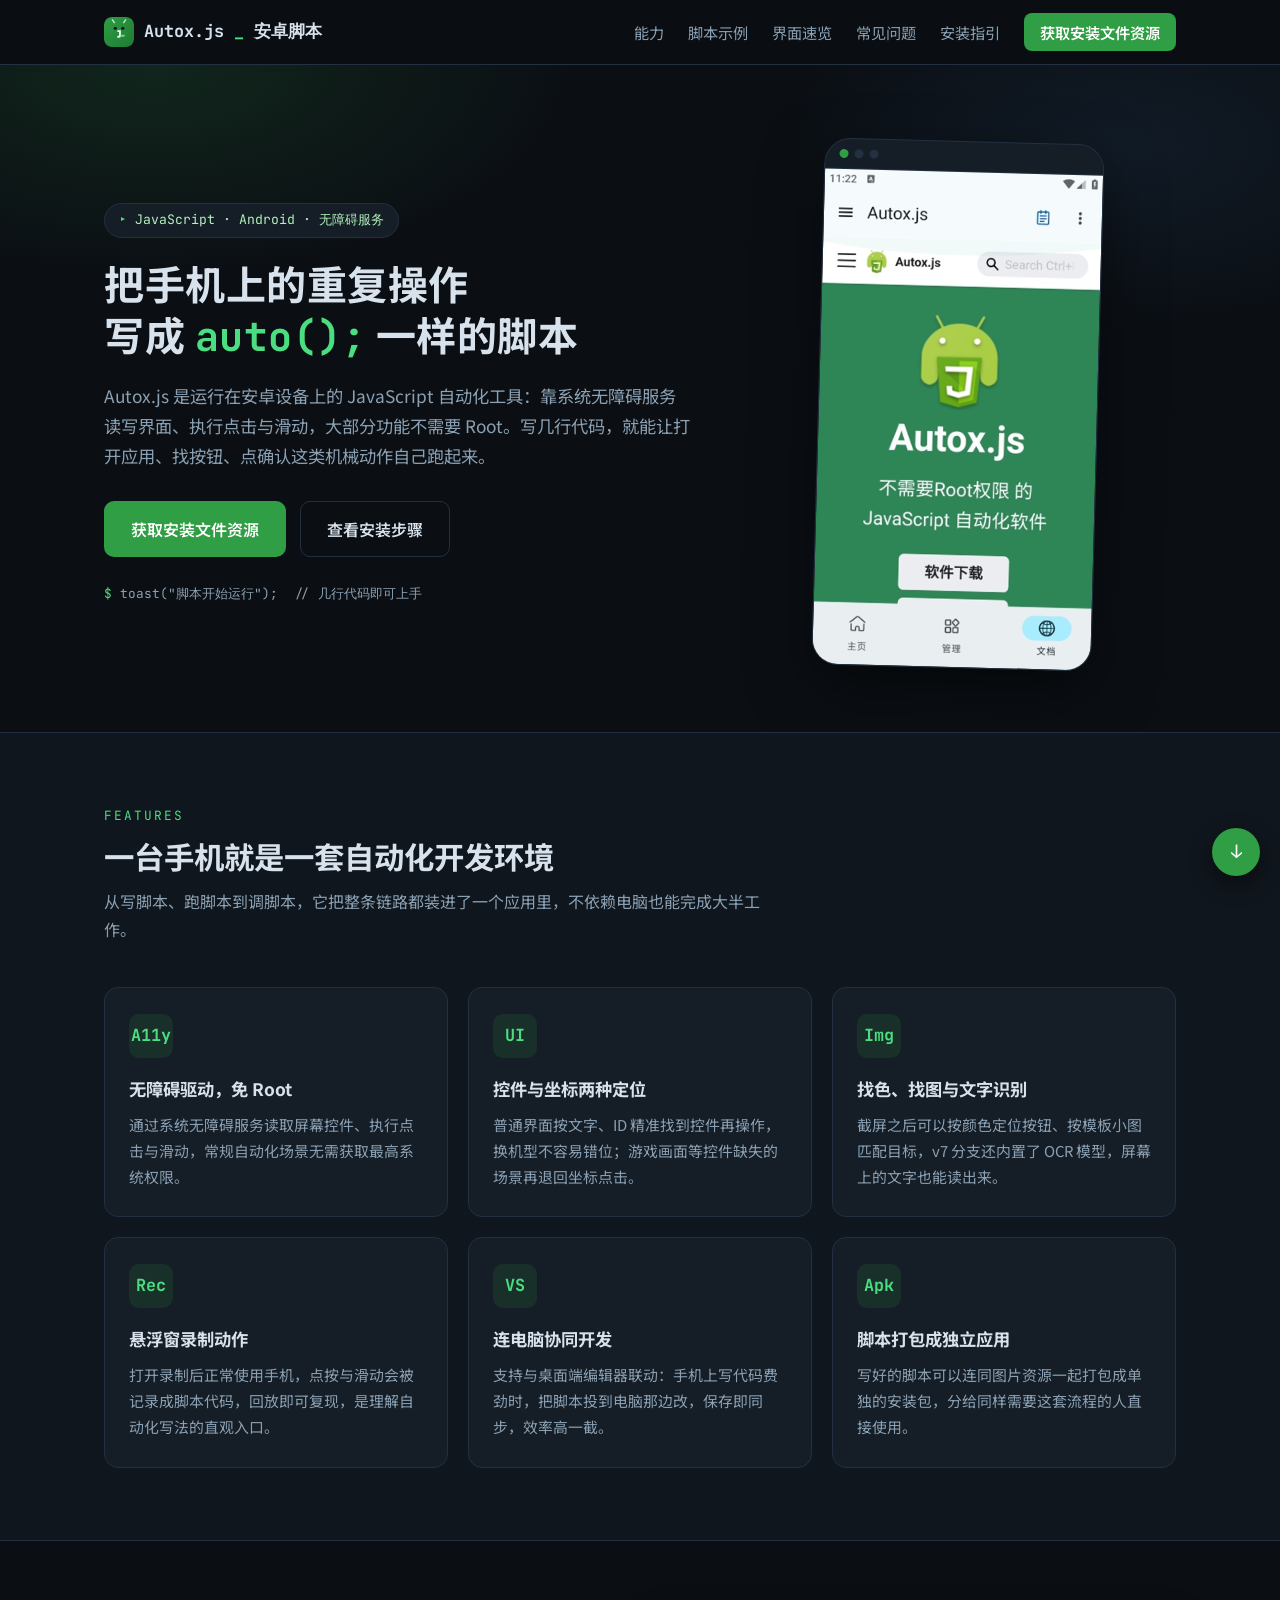
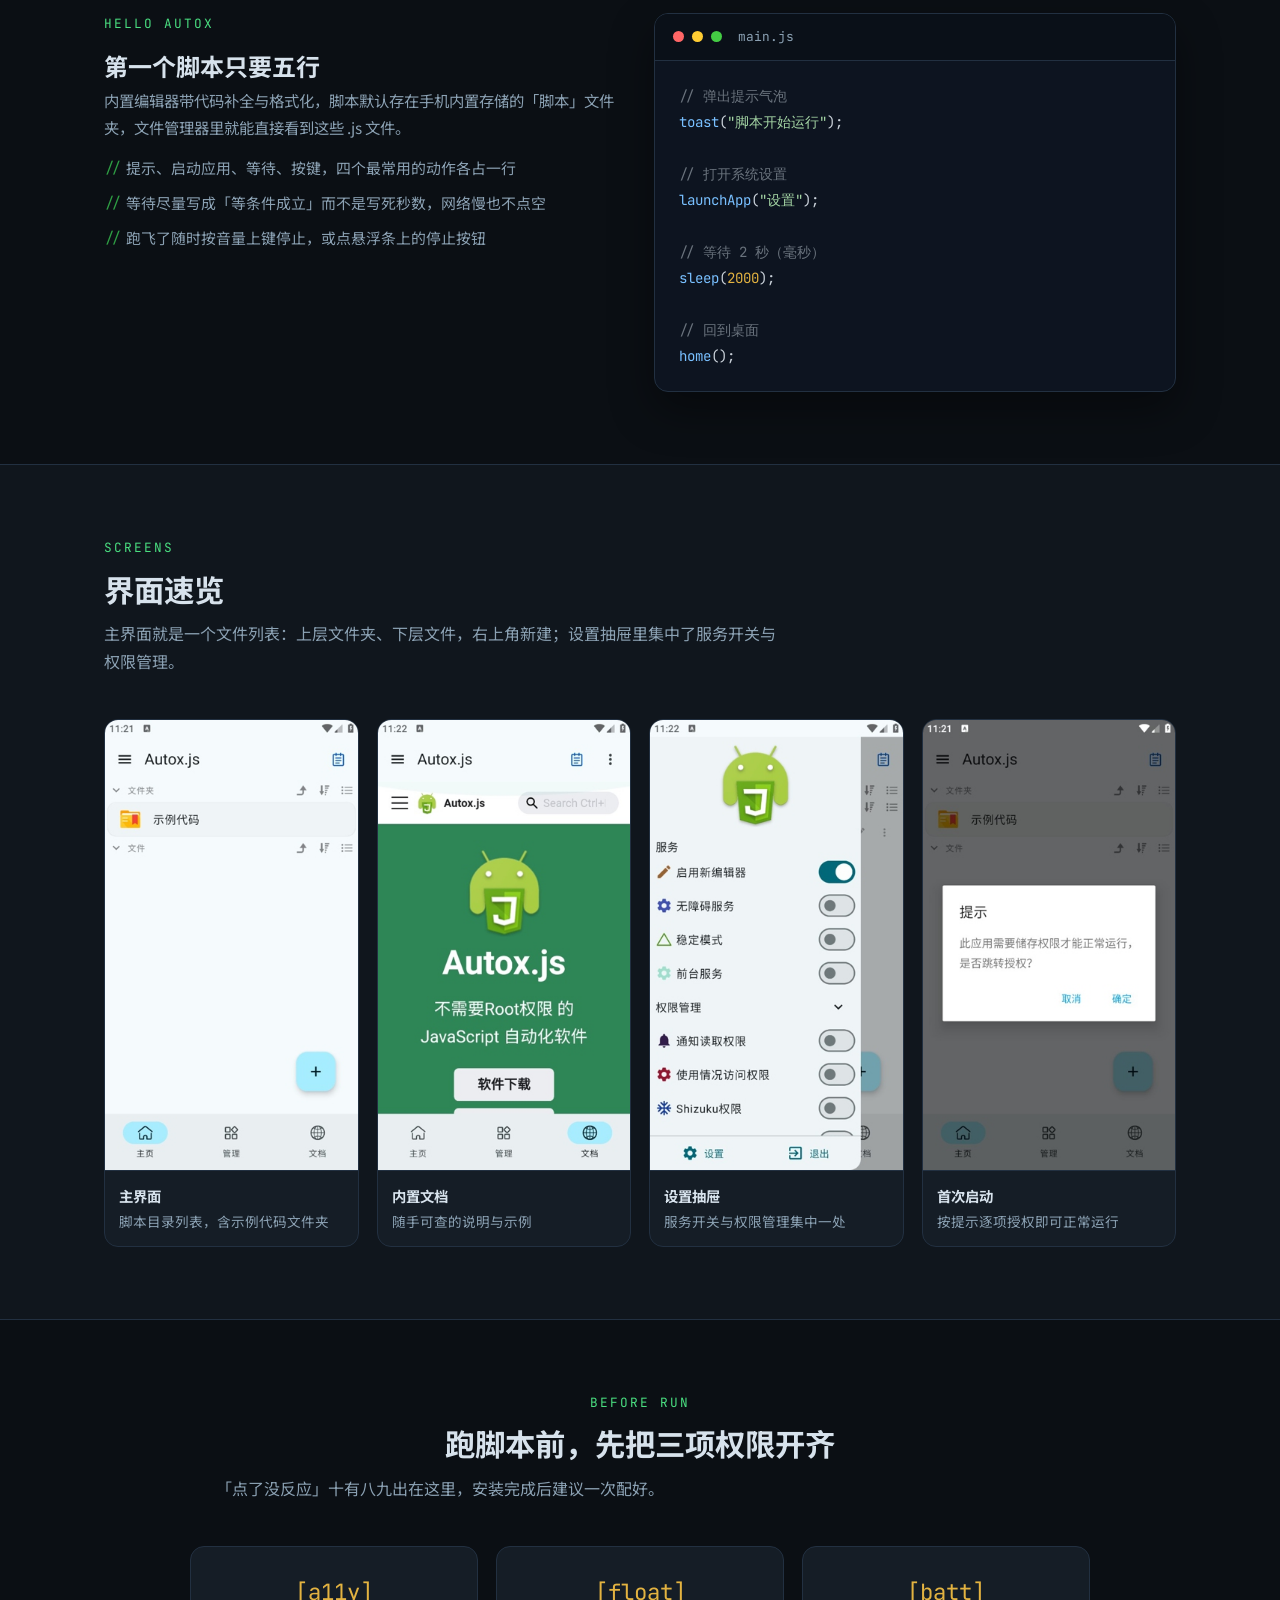
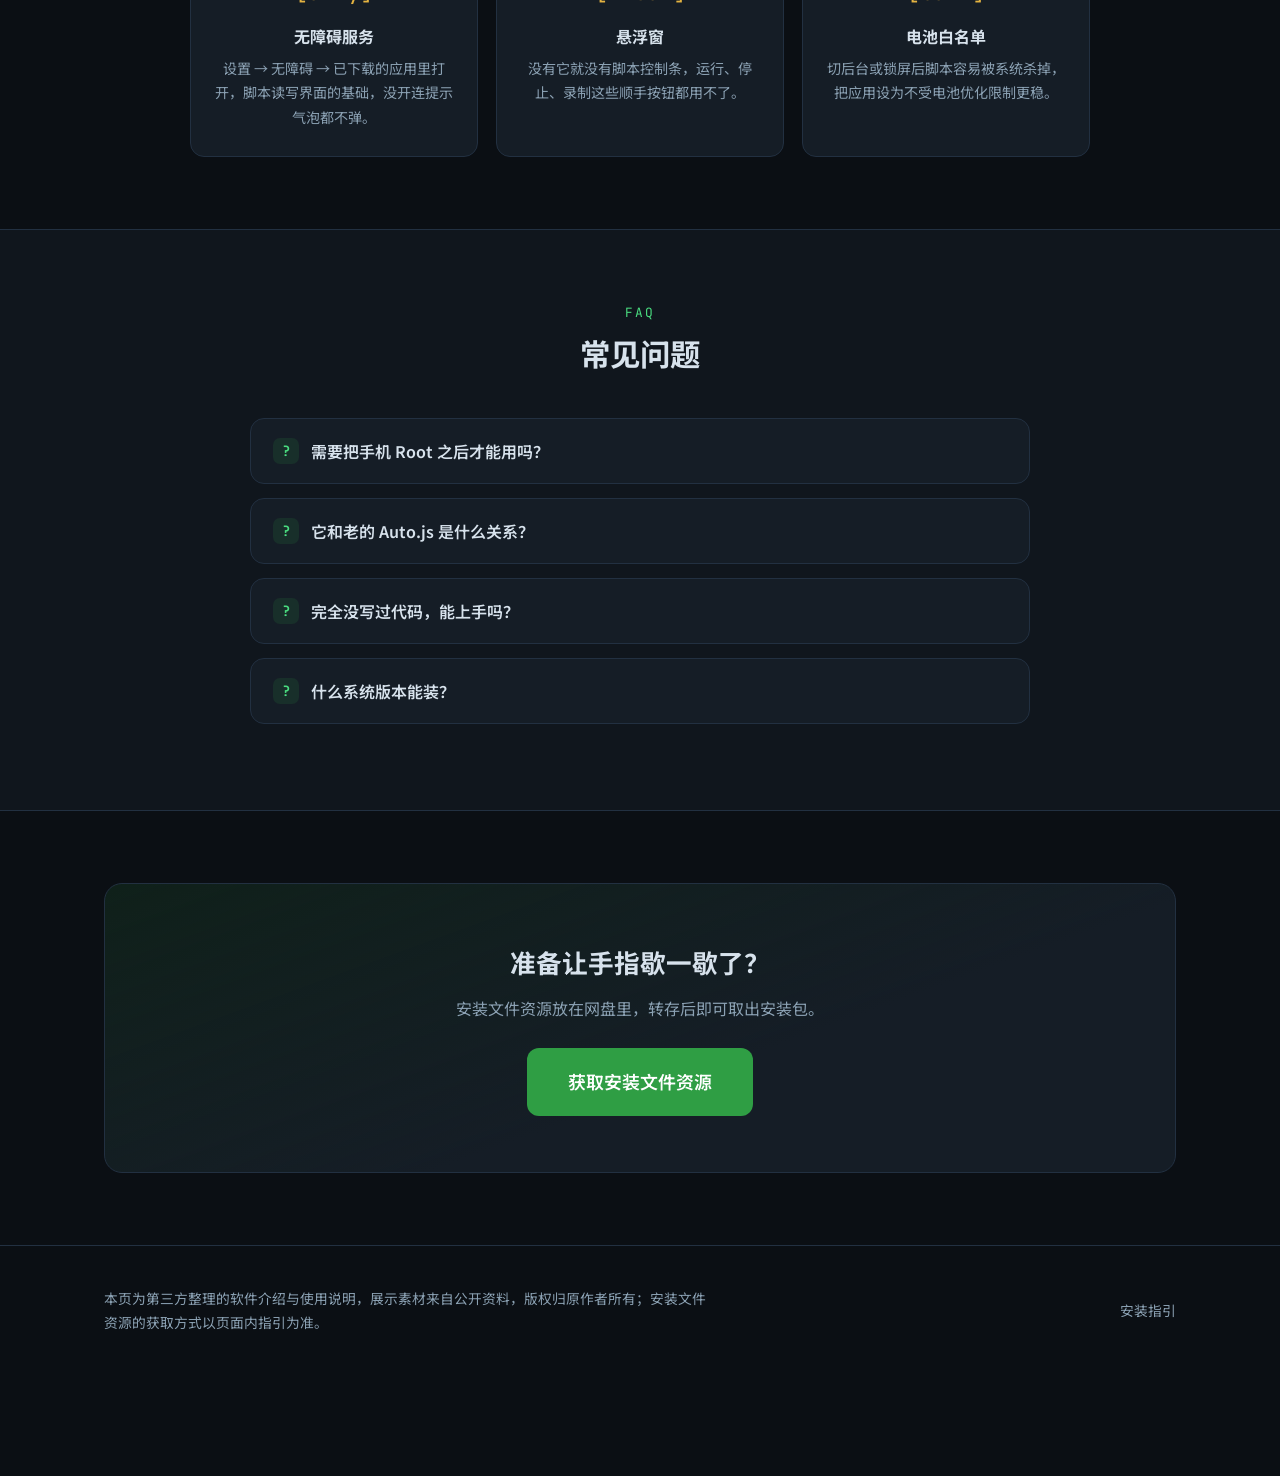
<file: index.html>
<!DOCTYPE html>
<html lang="zh-CN">
<head>
  <meta charset="UTF-8">
  <meta name="viewport" content="width=device-width, initial-scale=1.0">
  <title>Autox.js：在安卓手机上用 JavaScript 写自动化脚本的工具</title>
  <meta name="description" content="Autox.js 让手机重复操作交给脚本：无障碍服务驱动、控件与坐标两种定位、找图找色与 OCR、悬浮窗录制、连电脑调试、打包独立应用。这里整理它的能力说明与安装文件资源获取指引。">
  <link rel="icon" type="image/svg+xml" href="/assets/img/favicon.svg">
  <link rel="preconnect" href="https://fonts.googleapis.com">
  <link rel="preconnect" href="https://fonts.gstatic.com" crossorigin>
  <link href="https://fonts.googleapis.com/css2?family=JetBrains+Mono:wght@400;700&family=Noto+Sans+SC:wght@400;600;700&display=swap" rel="stylesheet">
  <link rel="stylesheet" href="/assets/css/style.css">
</head>
<body>
  <header class="site-header">
    <div class="wrap nav">
      <a class="brand" href="/">
        <img src="/assets/img/favicon.svg" alt="Autox.js 介绍站标识" width="30" height="30">
        Autox.js<span class="dot">_</span>安卓脚本
      </a>
      <button class="nav-toggle" aria-label="展开导航" aria-expanded="false">≡</button>
      <ul class="nav-links">
        <li><a href="#features">能力</a></li>
        <li><a href="#code">脚本示例</a></li>
        <li><a href="#shots">界面速览</a></li>
        <li><a href="#faq">常见问题</a></li>
        <li><a href="/download.html">安装指引</a></li>
        <li><a class="nav-cta" href="#" data-link="download">获取安装文件资源</a></li>
      </ul>
    </div>
  </header>

  <main>
    <!-- 首屏 -->
    <section class="hero">
      <div class="wrap hero-grid">
        <div>
          <span class="tagline">JavaScript · Android · 无障碍服务</span>
          <h1>把手机上的重复操作<br>写成 <span class="hl">auto();</span> 一样的脚本</h1>
          <p class="lead">Autox.js 是运行在安卓设备上的 JavaScript 自动化工具：靠系统无障碍服务读写界面、执行点击与滑动，大部分功能不需要 Root。写几行代码，就能让打开应用、找按钮、点确认这类机械动作自己跑起来。</p>
          <div class="hero-actions">
            <a class="btn btn-primary" href="#" data-link="download">获取安装文件资源</a>
            <a class="btn btn-ghost" href="/download.html">查看安装步骤</a>
          </div>
          <p class="hero-meta"><span>$</span> toast("脚本开始运行"); &nbsp;// 几行代码即可上手</p>
        </div>
        <div class="phone">
          <div class="phone-bar"><i></i><i></i><i></i></div>
          <img src="/assets/img/shot-docs.jpg" alt="Autox.js 内置文档页，界面标注无需 Root 权限的 JavaScript 自动化软件" width="337" height="600">
        </div>
      </div>
    </section>

    <!-- 能力 -->
    <section class="section section-alt" id="features">
      <div class="wrap">
        <div class="sec-head fade">
          <span class="sec-kicker">Features</span>
          <h2>一台手机就是一套自动化开发环境</h2>
          <p>从写脚本、跑脚本到调脚本，它把整条链路都装进了一个应用里，不依赖电脑也能完成大半工作。</p>
        </div>
        <div class="feature-grid">
          <div class="feature fade">
            <div class="ico">A11y</div>
            <h3>无障碍驱动，免 Root</h3>
            <p>通过系统无障碍服务读取屏幕控件、执行点击与滑动，常规自动化场景无需获取最高系统权限。</p>
          </div>
          <div class="feature fade">
            <div class="ico">UI</div>
            <h3>控件与坐标两种定位</h3>
            <p>普通界面按文字、ID 精准找到控件再操作，换机型不容易错位；游戏画面等控件缺失的场景再退回坐标点击。</p>
          </div>
          <div class="feature fade">
            <div class="ico">Img</div>
            <h3>找色、找图与文字识别</h3>
            <p>截屏之后可以按颜色定位按钮、按模板小图匹配目标，v7 分支还内置了 OCR 模型，屏幕上的文字也能读出来。</p>
          </div>
          <div class="feature fade">
            <div class="ico">Rec</div>
            <h3>悬浮窗录制动作</h3>
            <p>打开录制后正常使用手机，点按与滑动会被记录成脚本代码，回放即可复现，是理解自动化写法的直观入口。</p>
          </div>
          <div class="feature fade">
            <div class="ico">VS</div>
            <h3>连电脑协同开发</h3>
            <p>支持与桌面端编辑器联动：手机上写代码费劲时，把脚本投到电脑那边改，保存即同步，效率高一截。</p>
          </div>
          <div class="feature fade">
            <div class="ico">Apk</div>
            <h3>脚本打包成独立应用</h3>
            <p>写好的脚本可以连同图片资源一起打包成单独的安装包，分给同样需要这套流程的人直接使用。</p>
          </div>
        </div>
      </div>
    </section>

    <!-- 脚本示例 -->
    <section class="section" id="code">
      <div class="wrap code-cols">
        <div class="code-side fade">
          <span class="sec-kicker">Hello Autox</span>
          <h2>第一个脚本只要五行</h2>
          <p>内置编辑器带代码补全与格式化，脚本默认存在手机内置存储的「脚本」文件夹，文件管理器里就能直接看到这些 .js 文件。</p>
          <ul>
            <li>提示、启动应用、等待、按键，四个最常用的动作各占一行</li>
            <li>等待尽量写成「等条件成立」而不是写死秒数，网络慢也不点空</li>
            <li>跑飞了随时按音量上键停止，或点悬浮条上的停止按钮</li>
          </ul>
        </div>
        <div class="code-window fade">
          <div class="code-titlebar"><i></i><i></i><i></i><span class="fname">main.js</span></div>
          <pre><span class="tk-c">// 弹出提示气泡</span>
<span class="tk-f">toast</span>(<span class="tk-s">"脚本开始运行"</span>);

<span class="tk-c">// 打开系统设置</span>
<span class="tk-f">launchApp</span>(<span class="tk-s">"设置"</span>);

<span class="tk-c">// 等待 2 秒（毫秒）</span>
<span class="tk-f">sleep</span>(<span class="tk-n">2000</span>);

<span class="tk-c">// 回到桌面</span>
<span class="tk-f">home</span>();</pre>
        </div>
      </div>
    </section>

    <!-- 界面速览 -->
    <section class="section section-alt" id="shots">
      <div class="wrap">
        <div class="sec-head fade">
          <span class="sec-kicker">Screens</span>
          <h2>界面速览</h2>
          <p>主界面就是一个文件列表：上层文件夹、下层文件，右上角新建；设置抽屉里集中了服务开关与权限管理。</p>
        </div>
        <div class="shot-grid">
          <figure class="shot fade">
            <img src="/assets/img/shot-home.jpg" alt="Autox.js 主界面：文件夹与文件列表，右下角为新建按钮" width="337" height="600">
            <figcaption><b>主界面</b>脚本目录列表，含示例代码文件夹</figcaption>
          </figure>
          <figure class="shot fade">
            <img src="/assets/img/shot-docs.jpg" alt="Autox.js 内置文档页，介绍无需 Root 的 JavaScript 自动化能力" width="337" height="600">
            <figcaption><b>内置文档</b>随手可查的说明与示例</figcaption>
          </figure>
          <figure class="shot fade">
            <img src="/assets/img/shot-settings.jpg" alt="Autox.js 设置抽屉：启用新编辑器、无障碍服务、稳定模式等开关" width="337" height="600">
            <figcaption><b>设置抽屉</b>服务开关与权限管理集中一处</figcaption>
          </figure>
          <figure class="shot fade">
            <img src="/assets/img/shot-permission.jpg" alt="Autox.js 首次启动提示需要存储权限才能正常运行的对话框" width="337" height="600">
            <figcaption><b>首次启动</b>按提示逐项授权即可正常运行</figcaption>
          </figure>
        </div>
      </div>
    </section>

    <!-- 权限准备 -->
    <section class="section" id="perm">
      <div class="wrap">
        <div class="sec-head fade" style="text-align:center;">
          <span class="sec-kicker">Before Run</span>
          <h2>跑脚本前，先把三项权限开齐</h2>
          <p>「点了没反应」十有八九出在这里，安装完成后建议一次配好。</p>
        </div>
        <div class="perm-note fade">
          <div class="perm-card">
            <div class="p-ico">[a11y]</div>
            <h3>无障碍服务</h3>
            <p>设置 → 无障碍 → 已下载的应用里打开，脚本读写界面的基础，没开连提示气泡都不弹。</p>
          </div>
          <div class="perm-card">
            <div class="p-ico">[float]</div>
            <h3>悬浮窗</h3>
            <p>没有它就没有脚本控制条，运行、停止、录制这些顺手按钮都用不了。</p>
          </div>
          <div class="perm-card">
            <div class="p-ico">[batt]</div>
            <h3>电池白名单</h3>
            <p>切后台或锁屏后脚本容易被系统杀掉，把应用设为不受电池优化限制更稳。</p>
          </div>
        </div>
      </div>
    </section>

    <!-- 常见问题 -->
    <section class="section section-alt" id="faq">
      <div class="wrap">
        <div class="sec-head fade" style="text-align:center;">
          <span class="sec-kicker">FAQ</span>
          <h2>常见问题</h2>
        </div>
        <div class="faq fade">
          <details>
            <summary>需要把手机 Root 之后才能用吗？</summary>
            <p>常规的界面自动化走系统无障碍服务，不需要 Root。只有少数涉及更高系统权限的操作才有额外要求，日常写脚本可以完全不管。</p>
          </details>
          <details>
            <summary>它和老的 Auto.js 是什么关系？</summary>
            <p>Auto.js 原项目多年前已停止维护，社区在其基础上继续维护并发展出现在的 Autox.js，分成 6.x 与 7.x 两条分支：6.x 资料与教程最多，7.x 换了新界面并引入 Node.js 引擎、支持 TypeScript。两个分支的包名不同，可以同时装在一部手机上。</p>
          </details>
          <details>
            <summary>完全没写过代码，能上手吗？</summary>
            <p>可以先从悬浮窗的「录制」功能开始：正常操作手机，动作会被记成脚本，回放即可复现。看懂录出来的代码再照着改，是最平滑的入门路径；内置文档与应用商店里的示例代码也能直接跑。</p>
          </details>
          <details>
            <summary>什么系统版本能装？</summary>
            <p>近几年的主流安卓机型都可以。个别系统特别老的设备可能被安装器直接拒绝，这类情况只能换新一些的系统再试。</p>
          </details>
        </div>
      </div>
    </section>

    <!-- 底部行动条 -->
    <section class="section">
      <div class="wrap">
        <div class="cta-band fade">
          <h2>准备让手指歇一歇了？</h2>
          <p>安装文件资源放在网盘里，转存后即可取出安装包。</p>
          <a class="btn btn-primary btn-big" href="#" data-link="download">获取安装文件资源</a>
        </div>
      </div>
    </section>
  </main>

  <footer class="site-footer">
    <div class="wrap foot-grid">
      <p class="foot-note">本页为第三方整理的软件介绍与使用说明，展示素材来自公开资料，版权归原作者所有；安装文件资源的获取方式以页面内指引为准。</p>
      <p class="foot-links"><a href="/download.html">安装指引</a></p>
    </div>
  </footer>

  <div class="float-btns">
    <button class="fbtn fbtn-top" aria-label="返回顶部">↑</button>
    <a class="fbtn fbtn-dl" href="#" data-link="download" aria-label="获取安装文件资源">↓</a>
  </div>

  <script src="/assets/js/links.js"></script>
  <script src="/assets/js/main.js"></script>
</body>
</html>
</file>
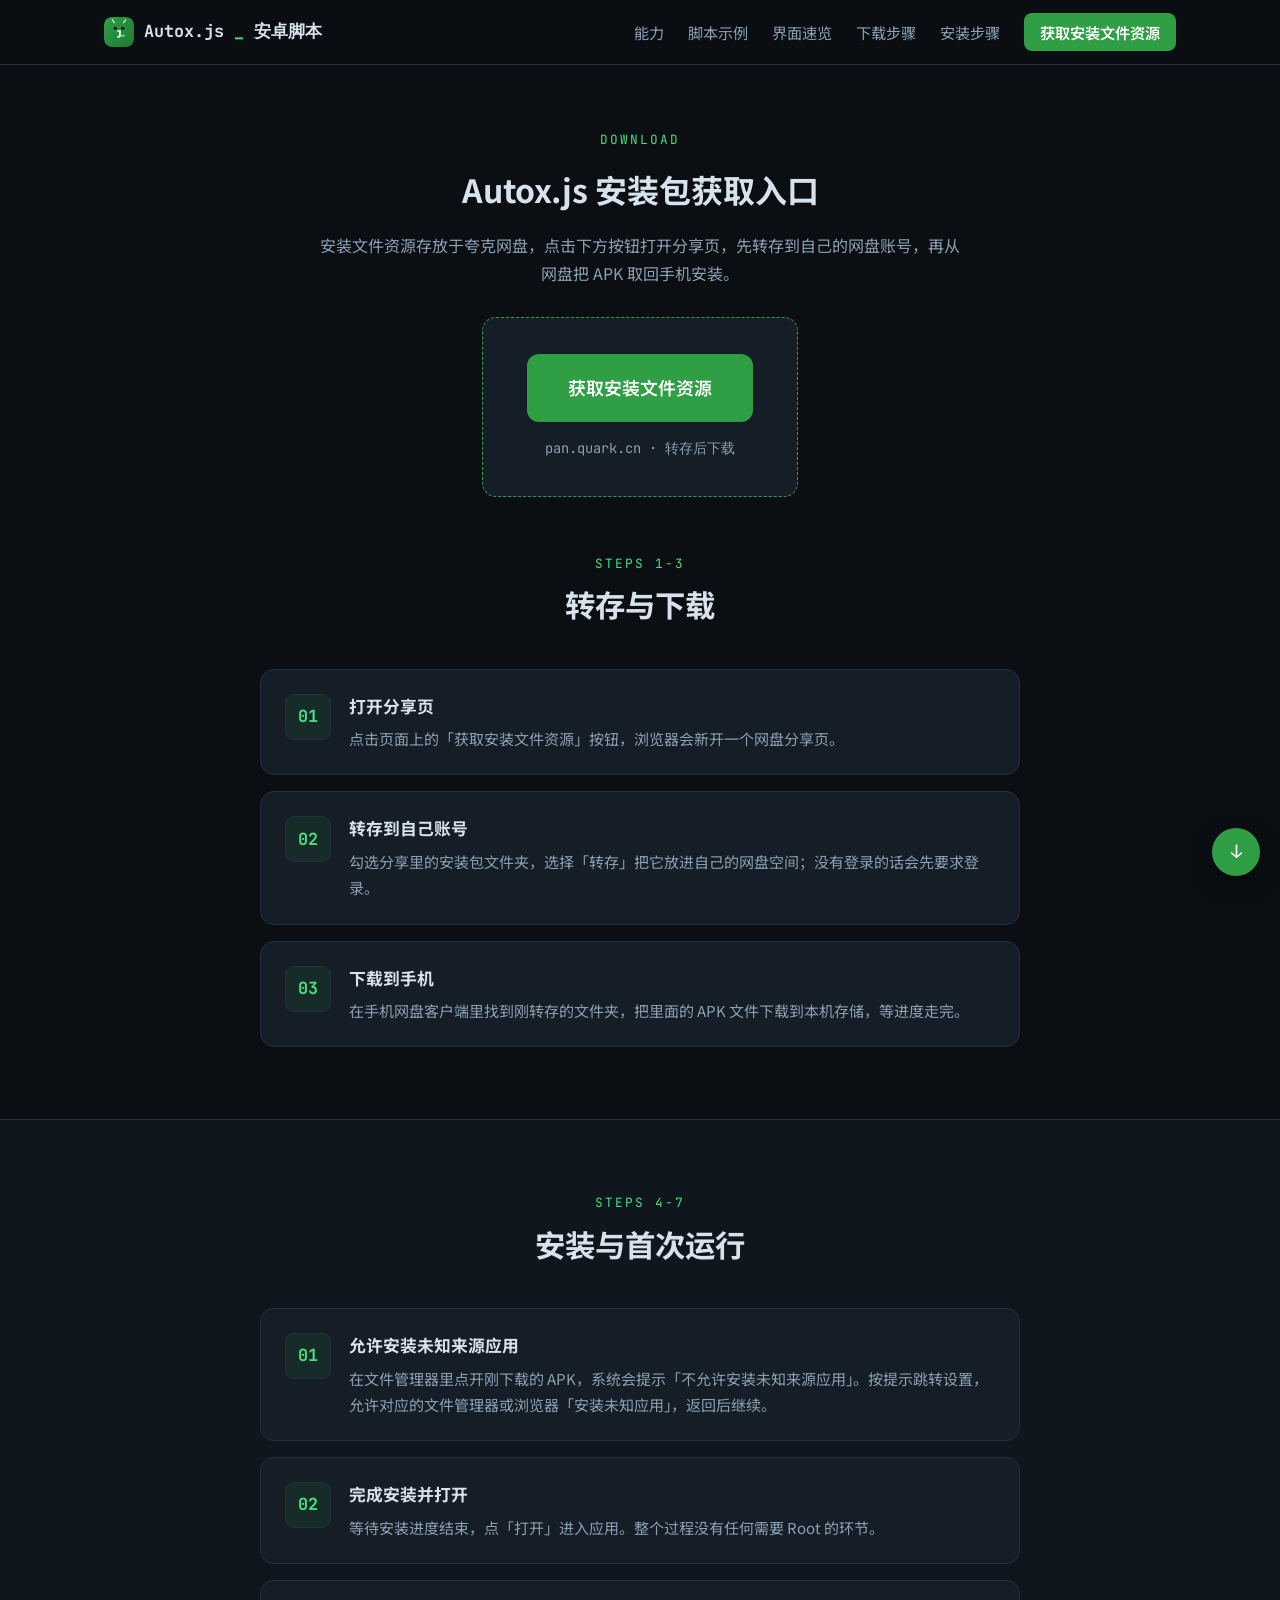
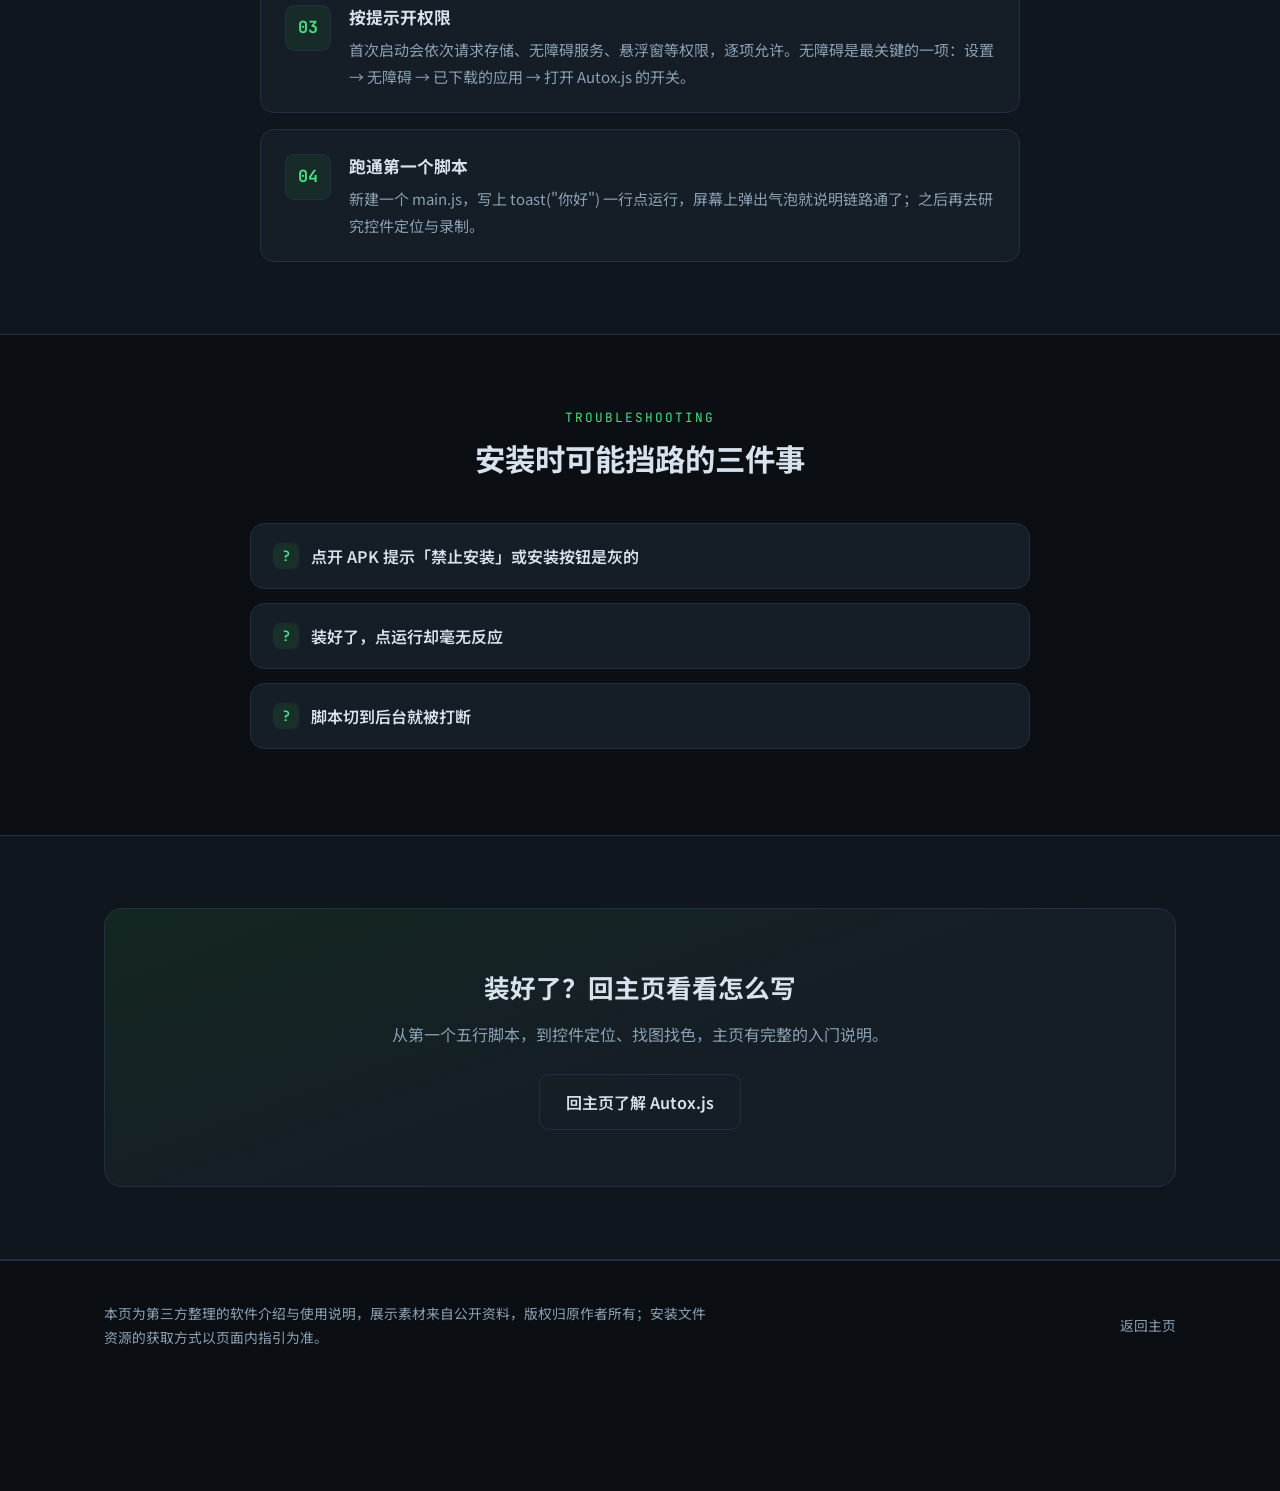
<file: download.html>
<!DOCTYPE html>
<html lang="zh-CN">
<head>
  <meta charset="UTF-8">
  <meta name="viewport" content="width=device-width, initial-scale=1.0">
  <title>Autox.js 下载安装手册：从网盘转存安装包到跑通第一个脚本</title>
  <meta name="description" content="Autox.js 安装包获取与安装操作页：打开网盘分享完成转存、把 APK 下载到手机、允许未知来源安装、开启无障碍服务，以及安装被阻止等常见问题的处理办法。">
  <link rel="icon" type="image/svg+xml" href="/assets/img/favicon.svg">
  <link rel="preconnect" href="https://fonts.googleapis.com">
  <link rel="preconnect" href="https://fonts.gstatic.com" crossorigin>
  <link href="https://fonts.googleapis.com/css2?family=JetBrains+Mono:wght@400;700&family=Noto+Sans+SC:wght@400;600;700&display=swap" rel="stylesheet">
  <link rel="stylesheet" href="/assets/css/style.css">
</head>
<body>
  <header class="site-header">
    <div class="wrap nav">
      <a class="brand" href="/">
        <img src="/assets/img/favicon.svg" alt="Autox.js 介绍站标识" width="30" height="30">
        Autox.js<span class="dot">_</span>安卓脚本
      </a>
      <button class="nav-toggle" aria-label="展开导航" aria-expanded="false">≡</button>
      <ul class="nav-links">
        <li><a href="/#features">能力</a></li>
        <li><a href="/#code">脚本示例</a></li>
        <li><a href="/#shots">界面速览</a></li>
        <li><a href="#steps">下载步骤</a></li>
        <li><a href="#install">安装步骤</a></li>
        <li><a class="nav-cta" href="#" data-link="download">获取安装文件资源</a></li>
      </ul>
    </div>
  </header>

  <main>
    <!-- 首屏下载入口 -->
    <section class="section" style="padding-top:64px;">
      <div class="wrap">
        <div class="step-hero">
          <span class="sec-kicker">Download</span>
          <h2>Autox.js 安装包获取入口</h2>
          <p>安装文件资源存放于夸克网盘，点击下方按钮打开分享页，先转存到自己的网盘账号，再从网盘把 APK 取回手机安装。</p>
          <div class="dl-panel">
            <a class="btn btn-primary btn-big" href="#" data-link="download">获取安装文件资源</a>
            <span class="hint">pan.quark.cn · 转存后下载</span>
          </div>
        </div>

        <!-- 下载步骤 -->
        <div class="sec-head fade" id="steps" style="text-align:center; margin-top:56px;">
          <span class="sec-kicker">Steps 1-3</span>
          <h2>转存与下载</h2>
        </div>
        <div class="steps-center">
          <div class="steps">
            <div class="step fade">
              <div>
                <h3>打开分享页</h3>
                <p>点击页面上的「获取安装文件资源」按钮，浏览器会新开一个网盘分享页。</p>
              </div>
            </div>
            <div class="step fade">
              <div>
                <h3>转存到自己账号</h3>
                <p>勾选分享里的安装包文件夹，选择「转存」把它放进自己的网盘空间；没有登录的话会先要求登录。</p>
              </div>
            </div>
            <div class="step fade">
              <div>
                <h3>下载到手机</h3>
                <p>在手机网盘客户端里找到刚转存的文件夹，把里面的 APK 文件下载到本机存储，等进度走完。</p>
              </div>
            </div>
          </div>
        </div>
      </div>
    </section>

    <!-- 安装步骤 -->
    <section class="section section-alt" id="install">
      <div class="wrap">
        <div class="sec-head fade" style="text-align:center;">
          <span class="sec-kicker">Steps 4-7</span>
          <h2>安装与首次运行</h2>
        </div>
        <div class="steps-center">
          <div class="steps">
            <div class="step fade">
              <div>
                <h3>允许安装未知来源应用</h3>
                <p>在文件管理器里点开刚下载的 APK，系统会提示「不允许安装未知来源应用」。按提示跳转设置，允许对应的文件管理器或浏览器「安装未知应用」，返回后继续。</p>
              </div>
            </div>
            <div class="step fade">
              <div>
                <h3>完成安装并打开</h3>
                <p>等待安装进度结束，点「打开」进入应用。整个过程没有任何需要 Root 的环节。</p>
              </div>
            </div>
            <div class="step fade">
              <div>
                <h3>按提示开权限</h3>
                <p>首次启动会依次请求存储、无障碍服务、悬浮窗等权限，逐项允许。无障碍是最关键的一项：设置 → 无障碍 → 已下载的应用 → 打开 Autox.js 的开关。</p>
              </div>
            </div>
            <div class="step fade">
              <div>
                <h3>跑通第一个脚本</h3>
                <p>新建一个 main.js，写上 toast("你好") 一行点运行，屏幕上弹出气泡就说明链路通了；之后再去研究控件定位与录制。</p>
              </div>
            </div>
          </div>
        </div>
      </div>
    </section>

    <!-- 常见安装问题 -->
    <section class="section" id="trouble">
      <div class="wrap">
        <div class="sec-head fade" style="text-align:center;">
          <span class="sec-kicker">Troubleshooting</span>
          <h2>安装时可能挡路的三件事</h2>
        </div>
        <div class="faq fade">
          <details>
            <summary>点开 APK 提示「禁止安装」或安装按钮是灰的</summary>
            <p>两种常见情况：一是「安装未知应用」权限没给到对应的文件管理器，回设置里补上；二是部分机型开启了应用安装管控（纯净模式、设备保护类开关），先到系统设置里暂时关掉再装。</p>
          </details>
          <details>
            <summary>装好了，点运行却毫无反应</summary>
            <p>基本是无障碍服务没真正连上。到设置里把 Autox.js 的无障碍开关关掉再打开，一次不行重开两次；国产系统在重启或省电后还可能自动关掉它，开机后先检查一遍再跑脚本。</p>
          </details>
          <details>
            <summary>脚本切到后台就被打断</summary>
            <p>这是被电池策略杀掉了。把应用设为「不受电池优化限制」，在最近任务卡片里上锁，锁屏测试时关掉厂商的极致省电模式，一般就能稳定常驻。</p>
          </details>
        </div>
      </div>
    </section>

    <!-- 底部行动条 -->
    <section class="section section-alt">
      <div class="wrap">
        <div class="cta-band fade">
          <h2>装好了？回主页看看怎么写</h2>
          <p>从第一个五行脚本，到控件定位、找图找色，主页有完整的入门说明。</p>
          <a class="btn btn-ghost" href="/">回主页了解 Autox.js</a>
        </div>
      </div>
    </section>
  </main>

  <footer class="site-footer">
    <div class="wrap foot-grid">
      <p class="foot-note">本页为第三方整理的软件介绍与使用说明，展示素材来自公开资料，版权归原作者所有；安装文件资源的获取方式以页面内指引为准。</p>
      <p class="foot-links"><a href="/">返回主页</a></p>
    </div>
  </footer>

  <div class="float-btns">
    <button class="fbtn fbtn-top" aria-label="返回顶部">↑</button>
    <a class="fbtn fbtn-dl" href="#" data-link="download" aria-label="获取安装文件资源">↓</a>
  </div>

  <script src="/assets/js/links.js"></script>
  <script src="/assets/js/main.js"></script>
</body>
</html>
</file>
<file: assets/css/style.css>
/* Autox.js 介绍站 · 编辑器深色主题 */
:root {
  --bg: #0b0f14;
  --bg-soft: #10161d;
  --bg-card: #151d26;
  --line: #223041;
  --text: #d7e2ec;
  --text-dim: #8ba1b3;
  --green: #4ade80;
  --green-deep: #2f9e44;
  --green-soft: #b2f2bb;
  --amber: #e3b341;
  --blue: #58a6ff;
  --mono: "JetBrains Mono", "Cascadia Code", Consolas, "Courier New", monospace;
  --sans: "Noto Sans SC", "Microsoft YaHei", "PingFang SC", system-ui, sans-serif;
  --radius: 14px;
  --maxw: 1120px;
}
* { margin: 0; padding: 0; box-sizing: border-box; }
html { scroll-behavior: smooth; }
body {
  background: var(--bg);
  color: var(--text);
  font-family: var(--sans);
  font-size: 16px;
  line-height: 1.75;
  padding-bottom: 96px;
  -webkit-font-smoothing: antialiased;
}
img { max-width: 100%; height: auto; display: block; }
a { color: var(--green); text-decoration: none; }
a:hover { text-decoration: underline; }
code { font-family: var(--mono); font-size: 0.9em; background: var(--bg-card); border: 1px solid var(--line); border-radius: 6px; padding: 1px 7px; color: var(--green-soft); }
.wrap { max-width: var(--maxw); margin: 0 auto; padding: 0 24px; }

/* ---------- 顶部导航 ---------- */
.site-header {
  position: sticky; top: 0; z-index: 50;
  background: rgba(11, 15, 20, 0.88);
  backdrop-filter: blur(10px);
  border-bottom: 1px solid var(--line);
}
.nav { display: flex; align-items: center; gap: 28px; height: 64px; }
.brand { display: flex; align-items: center; gap: 10px; font-family: var(--mono); font-weight: 700; font-size: 1.05rem; color: var(--text); }
.brand:hover { text-decoration: none; }
.brand .dot { color: var(--green); }
.brand img { width: 30px; height: 30px; border-radius: 8px; }
.nav-links { display: flex; align-items: center; gap: 24px; list-style: none; margin-left: auto; }
.nav-links a { color: var(--text-dim); font-size: 0.95rem; }
.nav-links a:hover { color: var(--green); text-decoration: none; }
.nav-cta {
  background: var(--green-deep); color: #fff !important;
  padding: 8px 16px; border-radius: 8px; font-weight: 600;
}
.nav-cta:hover { background: var(--green); }
.nav-toggle { display: none; margin-left: auto; background: none; border: 1px solid var(--line); border-radius: 8px; width: 42px; height: 42px; cursor: pointer; color: var(--text); font-size: 1.2rem; }

/* ---------- Hero ---------- */
.hero { padding: 76px 0 64px; position: relative; overflow: hidden; }
.hero::before {
  content: ""; position: absolute; inset: 0;
  background:
    radial-gradient(600px 300px at 12% 0%, rgba(47, 158, 68, 0.16), transparent 70%),
    radial-gradient(500px 260px at 88% 12%, rgba(88, 166, 255, 0.08), transparent 70%);
  pointer-events: none;
}
.hero-grid { display: grid; grid-template-columns: 1.15fr 0.85fr; gap: 48px; align-items: center; position: relative; }
.tagline {
  display: inline-flex; align-items: center; gap: 8px;
  font-family: var(--mono); font-size: 0.82rem; color: var(--green-soft);
  border: 1px solid var(--line); background: var(--bg-card);
  border-radius: 999px; padding: 5px 14px; margin-bottom: 20px;
}
.tagline::before { content: "▸"; color: var(--green); }
.hero h1 { font-size: 2.5rem; line-height: 1.28; letter-spacing: 0.5px; margin-bottom: 18px; }
.hero h1 .hl { color: var(--green); font-family: var(--mono); }
.hero p.lead { color: var(--text-dim); font-size: 1.08rem; max-width: 34em; margin-bottom: 30px; }
.hero-actions { display: flex; gap: 14px; flex-wrap: wrap; }
.btn {
  display: inline-flex; align-items: center; gap: 9px;
  border-radius: 10px; padding: 13px 26px; font-weight: 600; font-size: 1rem;
  cursor: pointer; border: 1px solid transparent; transition: transform 0.15s ease, background 0.15s ease;
}
.btn:hover { text-decoration: none; transform: translateY(-2px); }
.btn-primary { background: var(--green-deep); color: #fff; }
.btn-primary:hover { background: var(--green); }
.btn-ghost { background: transparent; color: var(--text); border-color: var(--line); }
.btn-ghost:hover { border-color: var(--green); color: var(--green); }
.hero-meta { margin-top: 26px; font-family: var(--mono); font-size: 0.8rem; color: var(--text-dim); }
.hero-meta span { color: var(--green); }

/* hero 右侧：手机框截图 */
.phone {
  justify-self: center; width: min(280px, 80%);
  border: 1px solid var(--line); border-radius: 26px; overflow: hidden;
  background: var(--bg-card); box-shadow: 0 24px 60px rgba(0, 0, 0, 0.5);
  transform: rotate(1.5deg);
}
.phone-bar { display: flex; gap: 6px; padding: 10px 14px; border-bottom: 1px solid var(--line); }
.phone-bar i { width: 9px; height: 9px; border-radius: 50%; background: var(--line); }
.phone-bar i:first-child { background: var(--green-deep); }
.phone img { width: 100%; }

/* ---------- 区块通用 ---------- */
.section { padding: 72px 0; }
.section-alt { background: var(--bg-soft); border-top: 1px solid var(--line); border-bottom: 1px solid var(--line); }
.sec-head { margin-bottom: 44px; }
.sec-kicker { font-family: var(--mono); font-size: 0.8rem; color: var(--green); letter-spacing: 2px; text-transform: uppercase; display: block; margin-bottom: 10px; }
.sec-head h2 { font-size: 1.9rem; line-height: 1.3; }
.sec-head p { color: var(--text-dim); margin-top: 10px; max-width: 42em; }

/* 功能卡片 */
.feature-grid { display: grid; grid-template-columns: repeat(3, 1fr); gap: 20px; }
.feature {
  background: var(--bg-card); border: 1px solid var(--line);
  border-radius: var(--radius); padding: 26px 24px;
  transition: border-color 0.2s ease, transform 0.2s ease;
}
.feature:hover { border-color: var(--green-deep); transform: translateY(-3px); }
.feature .ico {
  width: 44px; height: 44px; border-radius: 10px; margin-bottom: 16px;
  display: flex; align-items: center; justify-content: center;
  background: rgba(47, 158, 68, 0.14); color: var(--green);
  font-family: var(--mono); font-weight: 700; font-size: 1.05rem;
}
.feature h3 { font-size: 1.08rem; margin-bottom: 8px; }
.feature p { color: var(--text-dim); font-size: 0.93rem; }

/* 代码示例 */
.code-window {
  background: #0d1420; border: 1px solid var(--line); border-radius: var(--radius);
  overflow: hidden; box-shadow: 0 18px 44px rgba(0, 0, 0, 0.4);
}
.code-titlebar { display: flex; align-items: center; gap: 8px; padding: 12px 18px; border-bottom: 1px solid var(--line); background: #0a1018; }
.code-titlebar i { width: 11px; height: 11px; border-radius: 50%; }
.code-titlebar i:nth-child(1) { background: #f66; }
.code-titlebar i:nth-child(2) { background: #fc3; }
.code-titlebar i:nth-child(3) { background: #4c4; }
.code-titlebar .fname { font-family: var(--mono); font-size: 0.8rem; color: var(--text-dim); margin-left: 8px; }
.code-window pre {
  font-family: var(--mono); font-size: 0.88rem; line-height: 1.85;
  padding: 22px 24px; overflow-x: auto; color: #c9d1d9;
}
.tk-c { color: #6a737d; } .tk-k { color: #ff7b72; } .tk-f { color: #79c0ff; }
.tk-s { color: #a5d6a5; } .tk-n { color: #e3b341; }
.code-cols { display: grid; grid-template-columns: 1fr 1fr; gap: 28px; align-items: start; }
.code-side h3 { margin-bottom: 12px; font-size: 1.2rem; }
.code-side p { color: var(--text-dim); font-size: 0.96rem; margin-bottom: 14px; }
.code-side ul { list-style: none; }
.code-side li { padding-left: 22px; position: relative; color: var(--text-dim); font-size: 0.93rem; margin-bottom: 9px; }
.code-side li::before { content: "//"; position: absolute; left: 0; color: var(--green-deep); font-family: var(--mono); }

/* 截图墙 */
.shot-grid { display: grid; grid-template-columns: repeat(4, 1fr); gap: 18px; }
.shot {
  background: var(--bg-card); border: 1px solid var(--line); border-radius: var(--radius);
  overflow: hidden; transition: transform 0.2s ease, border-color 0.2s ease;
}
.shot:hover { transform: translateY(-4px); border-color: var(--green-deep); }
.shot img { width: 100%; }
.shot figcaption { padding: 12px 14px; font-size: 0.85rem; color: var(--text-dim); border-top: 1px solid var(--line); }
.shot figcaption b { color: var(--text); display: block; font-size: 0.9rem; margin-bottom: 2px; }

/* 步骤 */
.steps { counter-reset: step; display: grid; gap: 16px; max-width: 760px; }
.step {
  counter-increment: step; display: flex; gap: 18px; align-items: flex-start;
  background: var(--bg-card); border: 1px solid var(--line);
  border-radius: var(--radius); padding: 22px 24px;
}
.step::before {
  content: counter(step, decimal-leading-zero);
  font-family: var(--mono); font-weight: 700; font-size: 1.05rem;
  color: var(--green); flex: 0 0 auto; margin-top: 2px;
  background: rgba(47, 158, 68, 0.12); border: 1px solid var(--line);
  border-radius: 9px; width: 44px; height: 44px;
  display: flex; align-items: center; justify-content: center;
}
.step h3 { font-size: 1.05rem; margin-bottom: 5px; }
.step p { color: var(--text-dim); font-size: 0.94rem; }
.step p + p { margin-top: 6px; }
.steps-center { display: flex; justify-content: center; }
.step-hero { text-align: center; max-width: 640px; margin: 0 auto 40px; }
.step-hero h2 { font-size: 2rem; margin-bottom: 14px; }
.step-hero p { color: var(--text-dim); }
.btn-big { padding: 17px 40px; font-size: 1.12rem; border-radius: 12px; }
.dl-panel {
  display: inline-flex; flex-direction: column; align-items: center; gap: 14px;
  background: var(--bg-card); border: 1px dashed var(--green-deep);
  border-radius: var(--radius); padding: 36px 44px; margin-top: 30px;
}
.dl-panel .hint { font-size: 0.86rem; color: var(--text-dim); font-family: var(--mono); }

/* FAQ / 问题列表 */
.faq { max-width: 780px; margin: 0 auto; }
.faq details {
  background: var(--bg-card); border: 1px solid var(--line);
  border-radius: var(--radius); margin-bottom: 14px; overflow: hidden;
}
.faq summary {
  cursor: pointer; padding: 18px 22px; font-weight: 600;
  list-style: none; display: flex; align-items: center; gap: 12px;
}
.faq summary::-webkit-details-marker { display: none; }
.faq summary::before { content: "?"; flex: 0 0 auto; width: 26px; height: 26px; border-radius: 7px; background: rgba(47, 158, 68, 0.14); color: var(--green); font-family: var(--mono); font-size: 0.9rem; display: flex; align-items: center; justify-content: center; }
.faq details[open] summary { border-bottom: 1px solid var(--line); }
.faq details p { padding: 16px 22px 20px 60px; color: var(--text-dim); font-size: 0.95rem; }
.faq details p + p { padding-top: 0; }

/* 权限提示条 */
.perm-note {
  display: grid; grid-template-columns: repeat(3, 1fr); gap: 18px;
  max-width: 900px; margin: 0 auto;
}
.perm-card { text-align: center; padding: 26px 20px; border: 1px solid var(--line); border-radius: var(--radius); background: var(--bg-card); }
.perm-card .p-ico { font-family: var(--mono); font-size: 1.4rem; color: var(--amber); margin-bottom: 10px; }
.perm-card h3 { font-size: 1rem; margin-bottom: 6px; }
.perm-card p { color: var(--text-dim); font-size: 0.88rem; }

/* CTA 条 */
.cta-band {
  text-align: center; padding: 56px 24px;
  border: 1px solid var(--line); border-radius: 18px;
  background: linear-gradient(160deg, rgba(47, 158, 68, 0.12), var(--bg-card) 60%);
}
.cta-band h2 { font-size: 1.6rem; margin-bottom: 10px; }
.cta-band p { color: var(--text-dim); margin-bottom: 26px; }

/* ---------- 页脚 ---------- */
.site-footer { border-top: 1px solid var(--line); padding: 40px 0 46px; color: var(--text-dim); font-size: 0.86rem; }
.foot-grid { display: flex; flex-wrap: wrap; gap: 18px; justify-content: space-between; align-items: center; }
.foot-note { max-width: 44em; }
.foot-links a { color: var(--text-dim); }
.foot-links a:hover { color: var(--green); }

/* ---------- 浮动按钮 ---------- */
.float-btns { position: fixed; right: 20px; bottom: 24px; z-index: 80; display: flex; flex-direction: column; gap: 12px; }
.fbtn {
  width: 48px; height: 48px; border-radius: 50%;
  display: flex; align-items: center; justify-content: center;
  border: 1px solid var(--line); background: var(--bg-card); color: var(--text);
  font-size: 1.15rem; cursor: pointer; box-shadow: 0 8px 22px rgba(0, 0, 0, 0.45);
  opacity: 0; visibility: hidden; transform: translateY(8px);
  transition: opacity 0.25s ease, transform 0.25s ease, background 0.2s ease;
}
.fbtn.show { opacity: 1; visibility: visible; transform: translateY(0); }
.fbtn:hover { text-decoration: none; background: var(--green-deep); color: #fff; }
.fbtn-dl { opacity: 1; visibility: visible; transform: none; background: var(--green-deep); color: #fff; border-color: transparent; font-family: var(--mono); font-weight: 700; }
.fbtn-dl:hover { background: var(--green); }

/* 渐显 */
.fade { opacity: 0; transform: translateY(18px); transition: opacity 0.6s ease, transform 0.6s ease; }
.fade.in { opacity: 1; transform: none; }
@media (prefers-reduced-motion: reduce) {
  html { scroll-behavior: auto; }
  .fade { opacity: 1; transform: none; transition: none; }
  .btn:hover, .feature:hover, .shot:hover { transform: none; }
}

/* ---------- 响应式 ---------- */
@media (max-width: 920px) {
  .hero-grid { grid-template-columns: 1fr; gap: 36px; }
  .phone { transform: none; }
  .feature-grid { grid-template-columns: repeat(2, 1fr); }
  .code-cols { grid-template-columns: 1fr; }
  .shot-grid { grid-template-columns: repeat(2, 1fr); }
  .perm-note { grid-template-columns: 1fr; }
}
@media (max-width: 760px) {
  .nav { height: 58px; }
  .nav-toggle { display: block; }
  .nav-cta { display: none; }
  .nav-links {
    display: none; position: absolute; top: 58px; left: 0; right: 0;
    flex-direction: column; align-items: stretch; gap: 0;
    background: var(--bg-soft); border-bottom: 1px solid var(--line);
    padding: 8px 0; margin-left: 0;
  }
  .nav.open .nav-links { display: flex; }
  .nav-links a { display: block; padding: 13px 24px; font-size: 1rem; }
  .nav-links a.nav-cta { display: block; margin: 8px 16px; text-align: center; color: #fff; }
  .hero { padding: 48px 0 44px; }
  .hero h1 { font-size: 1.7rem; }
  .section { padding: 52px 0; }
  .sec-head h2 { font-size: 1.45rem; }
  .step-hero h2 { font-size: 1.5rem; }
  .dl-panel { padding: 28px 20px; width: 100%; }
  .btn-big { width: 100%; justify-content: center; }
}
@media (max-width: 480px) {
  .feature-grid { grid-template-columns: 1fr; }
  .shot-grid { gap: 12px; }
  .hero-actions .btn { width: 100%; justify-content: center; }
  .float-btns { right: 14px; bottom: 16px; }
}
</file>
